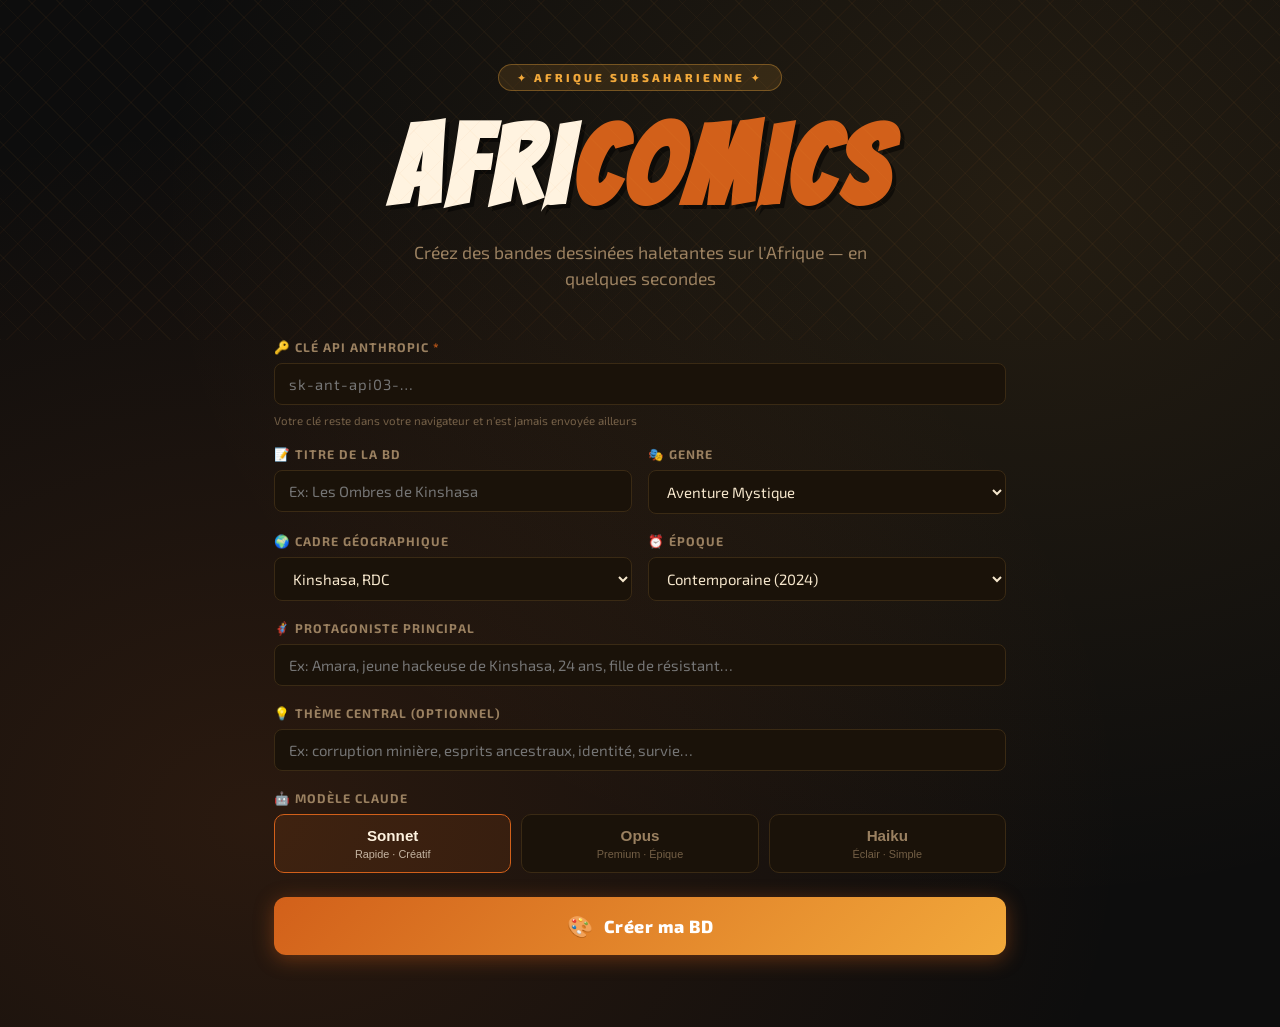
<file: bd.html>
<!DOCTYPE html>
<html lang="fr">
<head>
  <meta charset="UTF-8" />
  <meta name="viewport" content="width=device-width, initial-scale=1.0"/>
  <title>AfriComics – Créateur de BD Africaine</title>
  <link rel="preconnect" href="https://fonts.googleapis.com">
  <link rel="preconnect" href="https://fonts.gstatic.com" crossorigin>
  <link href="https://fonts.googleapis.com/css2?family=Bangers&family=Comic+Neue:ital,wght@0,400;0,700;1,400&family=Oswald:wght@700&family=Exo+2:wght@400;800&display=swap" rel="stylesheet">
  <link rel="stylesheet" href="bd_style.css" />
</head>
<body>

<div id="app">

  <!-- ============ SECTION ACCUEIL ============ -->
  <section id="intro-section" class="section active">

    <div class="hero">
      <div class="african-pattern"></div>
      <div class="hero-badge">✦ AFRIQUE SUBSAHARIENNE ✦</div>
      <h1 class="hero-title">AFRI<span class="hero-accent">COMICS</span></h1>
      <p class="hero-sub">Créez des bandes dessinées haletantes sur l'Afrique — en quelques secondes</p>
    </div>

    <div class="form-card">
      <div class="form-group api-group">
        <label for="api-key">🔑 Clé API Anthropic <span class="required">*</span></label>
        <input type="password" id="api-key" placeholder="sk-ant-api03-…" autocomplete="off" spellcheck="false" />
        <span class="hint">Votre clé reste dans votre navigateur et n'est jamais envoyée ailleurs</span>
      </div>

      <div class="form-row">
        <div class="form-group">
          <label for="story-title">📝 Titre de la BD</label>
          <input type="text" id="story-title" placeholder="Ex: Les Ombres de Kinshasa" />
        </div>
        <div class="form-group">
          <label for="story-genre">🎭 Genre</label>
          <select id="story-genre">
            <option value="thriller politique">Thriller Politique</option>
            <option value="aventure mystique" selected>Aventure Mystique</option>
            <option value="science-fiction africaine">Sci-Fi Africaine</option>
            <option value="drame historique">Drame Historique</option>
            <option value="horreur urbaine">Horreur Urbaine</option>
            <option value="romance et trahison">Romance & Trahison</option>
            <option value="guerre et résistance">Guerre & Résistance</option>
          </select>
        </div>
      </div>

      <div class="form-row">
        <div class="form-group">
          <label for="story-setting">🌍 Cadre géographique</label>
          <select id="story-setting">
            <option value="Lagos, Nigeria">Lagos, Nigeria</option>
            <option value="Kinshasa, République Démocratique du Congo" selected>Kinshasa, RDC</option>
            <option value="Nairobi, Kenya">Nairobi, Kenya</option>
            <option value="Dakar, Sénégal">Dakar, Sénégal</option>
            <option value="Addis-Abeba, Éthiopie">Addis-Abeba, Éthiopie</option>
            <option value="Bamako, Mali">Bamako, Mali</option>
            <option value="Accra, Ghana">Accra, Ghana</option>
            <option value="savane du Sahel">Savane Sahélienne</option>
            <option value="forêt tropicale du bassin du Congo">Forêt du Congo</option>
            <option value="côtes de l'Afrique de l'Ouest">Côtes Ouest-Africaines</option>
            <option value="désert de Namibie">Désert de Namibie</option>
          </select>
        </div>
        <div class="form-group">
          <label for="story-era">⏰ Époque</label>
          <select id="story-era">
            <option value="contemporaine (2024)">Contemporaine (2024)</option>
            <option value="années 1990 (génocide, guerres civiles)">Années 1990</option>
            <option value="années 1970 (post-indépendances)">Années 1970</option>
            <option value="XIXe siècle (résistance coloniale)">XIXe siècle</option>
            <option value="empire du Mali XIIIe siècle (Soundiata Keïta)">Empire du Mali</option>
            <option value="royaume de Kush (Antiquité nubienne)">Antiquité Nubienne</option>
          </select>
        </div>
      </div>

      <div class="form-group">
        <label for="story-hero">🦸 Protagoniste principal</label>
        <input type="text" id="story-hero" placeholder="Ex: Amara, jeune hackeuse de Kinshasa, 24 ans, fille de résistant…" />
      </div>

      <div class="form-group">
        <label for="story-theme">💡 Thème central (optionnel)</label>
        <input type="text" id="story-theme" placeholder="Ex: corruption minière, esprits ancestraux, identité, survie…" />
      </div>

      <div class="form-group">
        <label>🤖 Modèle Claude</label>
        <div class="model-picker">
          <button class="model-btn active" data-model="claude-sonnet-4-6">
            <span class="model-name">Sonnet</span>
            <span class="model-desc">Rapide · Créatif</span>
          </button>
          <button class="model-btn" data-model="claude-opus-4-6">
            <span class="model-name">Opus</span>
            <span class="model-desc">Premium · Épique</span>
          </button>
          <button class="model-btn" data-model="claude-haiku-4-5-20251001">
            <span class="model-name">Haiku</span>
            <span class="model-desc">Éclair · Simple</span>
          </button>
        </div>
      </div>

      <button class="btn-generate" id="generate-btn">
        <span class="btn-icon">🎨</span>
        <span>Créer ma BD</span>
      </button>
      <p class="form-error" id="form-error" hidden></p>
    </div>

  </section>

  <!-- ============ SECTION GÉNÉRATION ============ -->
  <section id="generating-section" class="section">
    <div class="gen-container">

      <div class="gen-mascot">
        <div class="gen-spinner-wrap">
          <div class="gen-spinner"></div>
          <span class="gen-icon" id="gen-icon">✍️</span>
        </div>
      </div>

      <h2 class="gen-title" id="gen-title">Création de votre BD…</h2>
      <p class="gen-subtitle" id="gen-subtitle">Claude tisse votre histoire africaine…</p>

      <div class="gen-progress-wrap">
        <div class="gen-bar-bg">
          <div class="gen-bar-fill" id="gen-fill"></div>
        </div>
        <div class="gen-steps">
          <div class="gen-step" id="step-story">
            <div class="step-dot"></div>
            <span>Histoire</span>
          </div>
          <div class="gen-step" id="step-panels">
            <div class="step-dot"></div>
            <span>Structure</span>
          </div>
          <div class="gen-step" id="step-images">
            <div class="step-dot"></div>
            <span>Illustrations</span>
          </div>
          <div class="gen-step" id="step-done">
            <div class="step-dot"></div>
            <span>Prêt!</span>
          </div>
        </div>
      </div>

      <div class="gen-log" id="gen-log"></div>

    </div>
  </section>

  <!-- ============ SECTION BD VIEWER ============ -->
  <section id="comic-section" class="section">

    <div class="comic-header">
      <button class="btn-back" id="back-btn">← Nouvelle BD</button>
      <div class="comic-title-block">
        <h1 class="comic-main-title" id="comic-title">Titre</h1>
        <p class="comic-accroche" id="comic-accroche">…</p>
      </div>
      <div class="comic-nav-wrap">
        <button class="btn-nav" id="prev-btn" disabled aria-label="Page précédente">◀</button>
        <span class="page-indicator" id="page-indicator">1 / 10</span>
        <button class="btn-nav" id="next-btn" aria-label="Page suivante">▶</button>
      </div>
    </div>

    <div class="comic-viewer" id="comic-viewer">
      <!-- Pages injectées par JS -->
    </div>

    <div class="comic-footer-bar">
      <div class="page-dots-wrap" id="page-dots"></div>
    </div>

  </section>

</div>

<script src="bd_script.js"></script>
</body>
</html>
</file>
<file: bd_style.css>
/* ================================================================
   AfriComics – bd_style.css
   Thème africain sombre + mise en page comic book authentique
   ================================================================ */

/* ── Reset & Variables ── */
*, *::before, *::after { box-sizing: border-box; margin: 0; padding: 0; }

:root {
  --bg:         #0d0d0d;
  --surface:    #1a1209;
  --surface2:   #241a0e;
  --border:     #3a2a14;
  --accent:     #D2601A;
  --accent2:    #F2A93B;
  --gold:       #F2A93B;
  --cream:      #FFF3E0;
  --text:       #F5E6CC;
  --text-muted: #9A8060;
  --red-sfx:    #FF2200;
  --panel-border: 3px solid #111;
  --radius: 12px;
  --shadow: 0 8px 32px rgba(0,0,0,0.7);
}

html, body { height: 100%; }
body {
  background: var(--bg);
  color: var(--text);
  font-family: 'Exo 2', system-ui, sans-serif;
  font-size: 15px;
  min-height: 100vh;
  overflow-x: hidden;
}

/* ── Sections ── */
.section { display: none; min-height: 100vh; }
.section.active { display: flex; flex-direction: column; }

/* ================================================================
   SECTION ACCUEIL
   ================================================================ */
#intro-section {
  background:
    radial-gradient(ellipse at 20% 80%, rgba(210,96,26,0.15) 0%, transparent 60%),
    radial-gradient(ellipse at 80% 20%, rgba(242,169,59,0.10) 0%, transparent 60%),
    var(--bg);
}

/* ── Hero ── */
.hero {
  position: relative;
  text-align: center;
  padding: 64px 24px 48px;
  overflow: hidden;
}

.african-pattern {
  position: absolute;
  inset: 0;
  background-image:
    repeating-linear-gradient(45deg, rgba(242,169,59,0.04) 0px, rgba(242,169,59,0.04) 1px, transparent 1px, transparent 20px),
    repeating-linear-gradient(-45deg, rgba(210,96,26,0.04) 0px, rgba(210,96,26,0.04) 1px, transparent 1px, transparent 20px);
  pointer-events: none;
}

.hero-badge {
  display: inline-block;
  background: rgba(242,169,59,0.12);
  border: 1px solid rgba(242,169,59,0.35);
  border-radius: 99px;
  padding: 5px 18px;
  font-size: 0.72rem;
  font-weight: 800;
  letter-spacing: 3px;
  color: var(--gold);
  text-transform: uppercase;
  margin-bottom: 20px;
}

.hero-title {
  font-family: 'Bangers', cursive;
  font-size: clamp(3.5rem, 12vw, 7rem);
  letter-spacing: 6px;
  color: var(--cream);
  line-height: 1;
  margin-bottom: 16px;
  text-shadow: 4px 4px 0 rgba(0,0,0,0.5);
}
.hero-accent { color: var(--accent); }

.hero-sub {
  font-size: clamp(0.9rem, 2vw, 1.1rem);
  color: var(--text-muted);
  font-weight: 400;
  max-width: 480px;
  margin: 0 auto;
  line-height: 1.5;
}

/* ── Form Card ── */
.form-card {
  flex: 1;
  max-width: 780px;
  margin: 0 auto 48px;
  width: 100%;
  padding: 0 24px 24px;
  display: flex;
  flex-direction: column;
  gap: 20px;
}

.form-row {
  display: grid;
  grid-template-columns: 1fr 1fr;
  gap: 16px;
}
@media (max-width: 560px) { .form-row { grid-template-columns: 1fr; } }

.form-group {
  display: flex;
  flex-direction: column;
  gap: 8px;
}

.form-group label {
  font-size: 0.78rem;
  font-weight: 700;
  text-transform: uppercase;
  letter-spacing: 1px;
  color: var(--text-muted);
}
.required { color: var(--accent); }

.api-group input {
  font-family: monospace;
  font-size: 0.9rem;
  letter-spacing: 1px;
}

.hint {
  font-size: 0.72rem;
  color: var(--text-muted);
  opacity: 0.7;
}

input[type="text"],
input[type="password"],
select {
  background: var(--surface);
  border: 1.5px solid var(--border);
  border-radius: 8px;
  color: var(--text);
  padding: 11px 14px;
  font-size: 0.93rem;
  font-family: inherit;
  width: 100%;
  outline: none;
  transition: border-color 0.2s, background 0.2s;
}
input[type="text"]:focus,
input[type="password"]:focus,
select:focus {
  border-color: var(--accent);
  background: var(--surface2);
}
select option { background: #1a1209; color: var(--text); }

/* ── Model Picker ── */
.model-picker {
  display: grid;
  grid-template-columns: repeat(3, 1fr);
  gap: 10px;
}

.model-btn {
  background: var(--surface);
  border: 1.5px solid var(--border);
  border-radius: 10px;
  color: var(--text-muted);
  cursor: pointer;
  padding: 12px 8px;
  display: flex;
  flex-direction: column;
  align-items: center;
  gap: 4px;
  transition: all 0.2s;
}
.model-btn:hover { border-color: var(--accent); color: var(--text); background: var(--surface2); }
.model-btn.active {
  border-color: var(--accent);
  background: rgba(210,96,26,0.12);
  color: var(--cream);
}
.model-name { font-size: 0.95rem; font-weight: 800; }
.model-desc { font-size: 0.68rem; opacity: 0.7; }

/* ── Generate Button ── */
.btn-generate {
  display: flex;
  align-items: center;
  justify-content: center;
  gap: 10px;
  background: linear-gradient(135deg, var(--accent), var(--accent2));
  color: #fff;
  border: none;
  border-radius: 12px;
  padding: 16px 36px;
  font-size: 1.1rem;
  font-weight: 800;
  font-family: inherit;
  cursor: pointer;
  transition: opacity 0.2s, transform 0.15s;
  box-shadow: 0 4px 20px rgba(210,96,26,0.4);
  letter-spacing: 0.5px;
  margin-top: 4px;
}
.btn-generate:hover { opacity: 0.9; transform: translateY(-2px); }
.btn-generate:active { transform: translateY(0); }
.btn-icon { font-size: 1.3rem; }

.form-error {
  color: #ff6060;
  font-size: 0.85rem;
  font-weight: 600;
  text-align: center;
  padding: 10px;
  background: rgba(255,60,60,0.1);
  border-radius: 8px;
  border: 1px solid rgba(255,60,60,0.2);
}

/* ================================================================
   SECTION GÉNÉRATION
   ================================================================ */
#generating-section {
  align-items: center;
  justify-content: center;
  min-height: 100vh;
  background:
    radial-gradient(ellipse at center, rgba(210,96,26,0.12) 0%, transparent 70%),
    var(--bg);
  padding: 32px 24px;
}

.gen-container {
  max-width: 560px;
  width: 100%;
  text-align: center;
  display: flex;
  flex-direction: column;
  align-items: center;
  gap: 28px;
}

.gen-mascot { position: relative; }
.gen-spinner-wrap {
  position: relative;
  width: 90px;
  height: 90px;
  display: flex;
  align-items: center;
  justify-content: center;
}

.gen-spinner {
  position: absolute;
  inset: 0;
  border-radius: 50%;
  border: 3px solid var(--border);
  border-top-color: var(--accent);
  border-right-color: var(--accent2);
  animation: spin 1.2s linear infinite;
}
@keyframes spin { to { transform: rotate(360deg); } }

.gen-icon { font-size: 2.5rem; position: relative; z-index: 1; }

.gen-title {
  font-family: 'Bangers', cursive;
  font-size: 2.2rem;
  letter-spacing: 3px;
  color: var(--cream);
}

.gen-subtitle {
  color: var(--text-muted);
  font-size: 0.95rem;
  min-height: 1.4em;
}

/* Progress */
.gen-progress-wrap { width: 100%; }
.gen-bar-bg {
  background: var(--surface2);
  border-radius: 99px;
  height: 8px;
  overflow: hidden;
  margin-bottom: 20px;
}
.gen-bar-fill {
  height: 100%;
  background: linear-gradient(90deg, var(--accent), var(--accent2));
  border-radius: 99px;
  width: 0%;
  transition: width 0.5s ease;
}

.gen-steps {
  display: flex;
  justify-content: space-between;
  gap: 8px;
}
.gen-step {
  display: flex;
  flex-direction: column;
  align-items: center;
  gap: 6px;
  flex: 1;
  font-size: 0.72rem;
  color: var(--text-muted);
  transition: color 0.3s;
}
.gen-step.active { color: var(--accent2); }
.gen-step.done { color: #4CAF50; }

.step-dot {
  width: 10px;
  height: 10px;
  border-radius: 50%;
  background: var(--border);
  transition: background 0.3s;
}
.gen-step.active .step-dot { background: var(--accent2); box-shadow: 0 0 8px var(--accent2); }
.gen-step.done .step-dot { background: #4CAF50; }

/* Log */
.gen-log {
  width: 100%;
  background: var(--surface);
  border: 1px solid var(--border);
  border-radius: 10px;
  padding: 12px 16px;
  max-height: 140px;
  overflow-y: auto;
  text-align: left;
}
.gen-log-item {
  font-size: 0.76rem;
  color: var(--text-muted);
  font-family: monospace;
  padding: 2px 0;
  border-bottom: 1px solid rgba(255,255,255,0.04);
}
.gen-log-item:last-child { color: var(--accent2); border-bottom: none; }

/* ================================================================
   SECTION COMIC VIEWER
   ================================================================ */
#comic-section {
  background: #111;
  flex-direction: column;
  min-height: 100vh;
}

/* ── Header ── */
.comic-header {
  display: flex;
  align-items: center;
  justify-content: space-between;
  padding: 12px 20px;
  background: #0a0a0a;
  border-bottom: 2px solid var(--accent);
  gap: 12px;
  flex-wrap: wrap;
  position: sticky;
  top: 0;
  z-index: 50;
}

.btn-back {
  background: none;
  border: 1.5px solid var(--border);
  border-radius: 8px;
  color: var(--text-muted);
  cursor: pointer;
  padding: 7px 14px;
  font-size: 0.82rem;
  font-family: inherit;
  transition: all 0.2s;
  white-space: nowrap;
}
.btn-back:hover { border-color: var(--accent); color: var(--accent); }

.comic-title-block { text-align: center; flex: 1; min-width: 180px; }
.comic-main-title {
  font-family: 'Bangers', cursive;
  font-size: clamp(1.2rem, 4vw, 2rem);
  letter-spacing: 3px;
  color: var(--cream);
  line-height: 1.1;
}
.comic-accroche {
  font-size: 0.75rem;
  color: var(--accent2);
  font-style: italic;
  margin-top: 2px;
}

.comic-nav-wrap {
  display: flex;
  align-items: center;
  gap: 10px;
  white-space: nowrap;
}

.btn-nav {
  background: var(--surface);
  border: 1.5px solid var(--border);
  border-radius: 8px;
  color: var(--text);
  cursor: pointer;
  width: 38px;
  height: 38px;
  font-size: 1rem;
  transition: all 0.2s;
  display: flex;
  align-items: center;
  justify-content: center;
}
.btn-nav:hover:not(:disabled) { border-color: var(--accent); background: rgba(210,96,26,0.15); }
.btn-nav:disabled { opacity: 0.3; cursor: not-allowed; }

.page-indicator {
  font-size: 0.85rem;
  font-weight: 700;
  color: var(--gold);
  min-width: 52px;
  text-align: center;
}

/* ── Comic Viewer ── */
.comic-viewer {
  flex: 1;
  display: flex;
  align-items: flex-start;
  justify-content: center;
  padding: 24px 16px;
  overflow: hidden;
}

/* ── Comic Page ── */
.comic-page {
  display: none;
  width: 100%;
  max-width: 900px;
  background: #fff;
  border-radius: 4px;
  overflow: hidden;
  box-shadow: 0 0 0 4px #000, 0 16px 64px rgba(0,0,0,0.8);
  flex-direction: column;
  animation: pageIn 0.3s ease;
}
.comic-page.active { display: flex; }
@keyframes pageIn {
  from { opacity: 0; transform: translateY(10px) scale(0.98); }
  to   { opacity: 1; transform: translateY(0) scale(1); }
}

/* Page header strip */
.page-header-strip {
  background: #111;
  padding: 5px 16px;
  display: flex;
  justify-content: space-between;
  align-items: center;
}
.page-num-label {
  font-family: 'Bangers', cursive;
  font-size: 0.9rem;
  letter-spacing: 2px;
  color: var(--gold);
}
.page-logo {
  font-family: 'Bangers', cursive;
  font-size: 0.85rem;
  letter-spacing: 2px;
  color: var(--accent);
  opacity: 0.7;
}

/* ── Panel Grids ── */
.panels-grid {
  display: grid;
  gap: 3px;
  background: #000;
  padding: 3px;
  flex: 1;
  min-height: 500px;
  max-height: 65vh;
}

/* Layout 4B: wide-top + 2-mid + wide-bottom (pages 1,7,10) */
.layout-4b {
  grid-template-areas:
    "p1 p1"
    "p2 p3"
    "p4 p4";
  grid-template-columns: 1fr 1fr;
  grid-template-rows: 1.9fr 1.3fr 1fr;
}
.layout-4b .panel:nth-child(1) { grid-area: p1; }
.layout-4b .panel:nth-child(2) { grid-area: p2; }
.layout-4b .panel:nth-child(3) { grid-area: p3; }
.layout-4b .panel:nth-child(4) { grid-area: p4; }

/* Layout 5B: tall-left + 2-right-top + 2-right-bottom (pages 2,8) */
.layout-5b {
  grid-template-areas:
    "p1 p2"
    "p1 p3"
    "p4 p5";
  grid-template-columns: 1.4fr 1fr;
  grid-template-rows: 1fr 1fr 1.2fr;
}
.layout-5b .panel:nth-child(1) { grid-area: p1; }
.layout-5b .panel:nth-child(2) { grid-area: p2; }
.layout-5b .panel:nth-child(3) { grid-area: p3; }
.layout-5b .panel:nth-child(4) { grid-area: p4; }
.layout-5b .panel:nth-child(5) { grid-area: p5; }

/* Layout 6A: 3×2 grid (pages 3,9) */
.layout-6a {
  grid-template-columns: 1fr 1fr 1fr;
  grid-template-rows: 1fr 1fr;
}

/* Layout 4A: 2×2 grid (page 4) */
.layout-4a {
  grid-template-columns: 1fr 1fr;
  grid-template-rows: 1fr 1fr;
}

/* Layout 5A: 2×2 + wide-bottom (page 5) */
.layout-5a {
  grid-template-areas:
    "p1 p2"
    "p3 p4"
    "p5 p5";
  grid-template-columns: 1fr 1fr;
  grid-template-rows: 1fr 1fr 1fr;
}
.layout-5a .panel:nth-child(1) { grid-area: p1; }
.layout-5a .panel:nth-child(2) { grid-area: p2; }
.layout-5a .panel:nth-child(3) { grid-area: p3; }
.layout-5a .panel:nth-child(4) { grid-area: p4; }
.layout-5a .panel:nth-child(5) { grid-area: p5; }

/* Layout 6B: wide-top-left + mid + 3-bottom (page 6) */
.layout-6b {
  grid-template-areas:
    "p1 p1 p2"
    "p3 p4 p5"
    "p6 p6 p6";
  grid-template-columns: 1fr 1fr 1fr;
  grid-template-rows: 1.6fr 1fr 1fr;
}
.layout-6b .panel:nth-child(1) { grid-area: p1; }
.layout-6b .panel:nth-child(2) { grid-area: p2; }
.layout-6b .panel:nth-child(3) { grid-area: p3; }
.layout-6b .panel:nth-child(4) { grid-area: p4; }
.layout-6b .panel:nth-child(5) { grid-area: p5; }
.layout-6b .panel:nth-child(6) { grid-area: p6; }

/* ── Individual Panel ── */
.panel {
  position: relative;
  overflow: hidden;
  background: var(--panel-bg, #1a1a2a);
  min-height: 80px;
}

.panel-image-wrap {
  position: absolute;
  inset: 0;
}

.panel-img {
  width: 100%;
  height: 100%;
  object-fit: cover;
  display: block;
  opacity: 0;
  transition: opacity 0.6s ease;
}

/* Placeholder shimmer */
.panel-placeholder {
  position: absolute;
  inset: 0;
  background: linear-gradient(
    135deg,
    var(--panel-bg, #1a1a2a) 0%,
    rgba(255,255,255,0.05) 50%,
    var(--panel-bg, #1a1a2a) 100%
  );
  background-size: 200% 200%;
  animation: shimmer 2s ease-in-out infinite;
  display: flex;
  align-items: center;
  justify-content: center;
}
@keyframes shimmer {
  0%   { background-position: 0% 0%; }
  50%  { background-position: 100% 100%; }
  100% { background-position: 0% 0%; }
}
.panel-placeholder::after {
  content: '🎨';
  font-size: 1.5rem;
  opacity: 0.3;
}
.panel-placeholder.hidden { display: none; }

/* ── Panel Overlay (text elements) ── */
.panel-overlay {
  position: absolute;
  inset: 0;
  pointer-events: none;
  display: flex;
  flex-direction: column;
  justify-content: space-between;
  padding: 6px;
}

/* Narration box */
.caption-box {
  align-self: flex-start;
  background: rgba(255, 245, 180, 0.95);
  border: 2px solid #8B6914;
  border-radius: 3px;
  padding: 4px 8px;
  font-family: 'Comic Neue', cursive;
  font-style: italic;
  font-weight: 700;
  font-size: clamp(0.58rem, 1.2vw, 0.72rem);
  color: #3D2000;
  max-width: 90%;
  line-height: 1.3;
  box-shadow: 2px 2px 0 rgba(0,0,0,0.3);
}

/* Dialogues container */
.panel-dialogues {
  display: flex;
  flex-direction: column;
  gap: 4px;
  align-items: center;
  flex: 1;
  justify-content: flex-end;
  padding-bottom: 4px;
}

/* Speech bubble */
.speech-bubble {
  background: rgba(255, 255, 255, 0.97);
  border: 2px solid #111;
  border-radius: 12px;
  padding: 4px 10px;
  font-family: 'Comic Neue', cursive;
  font-weight: 700;
  font-size: clamp(0.58rem, 1.2vw, 0.72rem);
  color: #000;
  max-width: 88%;
  text-align: center;
  line-height: 1.3;
  position: relative;
  box-shadow: 1px 1px 0 rgba(0,0,0,0.4);
}
.speech-bubble::after {
  content: '';
  position: absolute;
  bottom: -9px;
  left: 50%;
  transform: translateX(-50%);
  border: 5px solid transparent;
  border-top-color: #111;
}
.speech-bubble::before {
  content: '';
  position: absolute;
  bottom: -6px;
  left: 50%;
  transform: translateX(-50%);
  border: 4px solid transparent;
  border-top-color: rgba(255,255,255,0.97);
  z-index: 1;
}

/* Sound FX */
.sound-fx {
  align-self: center;
  font-family: 'Bangers', cursive;
  font-size: clamp(1.2rem, 3.5vw, 2rem);
  color: var(--red-sfx);
  text-shadow:
    2px  2px 0 #000,
    -2px  2px 0 #000,
    2px -2px 0 #000,
    -2px -2px 0 #000;
  transform: rotate(-5deg) scale(1);
  display: inline-block;
  pointer-events: none;
  line-height: 1;
  letter-spacing: 1px;
}

/* ── Page Suspense Footer ── */
.page-suspense {
  background: #111;
  padding: 8px 16px;
  display: flex;
  align-items: center;
  gap: 8px;
  border-top: 2px solid #222;
}
.suspense-icon { font-size: 0.9rem; }
.suspense-text {
  font-family: 'Comic Neue', cursive;
  font-style: italic;
  font-weight: 700;
  font-size: 0.82rem;
  color: var(--gold);
  flex: 1;
}
.page-continuation {
  font-family: 'Bangers', cursive;
  font-size: 0.85rem;
  letter-spacing: 2px;
  color: var(--accent);
  white-space: nowrap;
}

/* ── Comic Footer (page dots) ── */
.comic-footer-bar {
  padding: 12px 20px;
  background: #0a0a0a;
  border-top: 1px solid #1a1a1a;
  display: flex;
  justify-content: center;
}

.page-dots-wrap {
  display: flex;
  gap: 8px;
  align-items: center;
  flex-wrap: wrap;
  justify-content: center;
}

.page-dot {
  width: 10px;
  height: 10px;
  border-radius: 50%;
  background: var(--border);
  border: none;
  cursor: pointer;
  transition: all 0.2s;
  padding: 0;
}
.page-dot:hover { background: var(--accent2); transform: scale(1.2); }
.page-dot.active {
  background: var(--accent);
  transform: scale(1.3);
  box-shadow: 0 0 6px var(--accent);
}

/* ================================================================
   RESPONSIVE
   ================================================================ */
@media (max-width: 600px) {
  .comic-header { padding: 10px 12px; }
  .comic-viewer { padding: 12px 8px; }
  .panels-grid { max-height: 55vh; min-height: 340px; }
  .caption-box, .speech-bubble { font-size: 0.58rem; }
  .sound-fx { font-size: 1.1rem; }

  /* Simplify 3-col layouts on small screens */
  .layout-6a,
  .layout-6b {
    grid-template-columns: 1fr 1fr;
    grid-template-rows: repeat(3, 1fr);
    grid-template-areas: none !important;
  }
  .layout-6b .panel { grid-area: unset !important; }
}

@media (max-width: 400px) {
  .layout-5b {
    grid-template-columns: 1fr 1fr;
    grid-template-rows: repeat(3, 1fr);
    grid-template-areas: none !important;
  }
  .layout-5b .panel { grid-area: unset !important; }
  .layout-4b {
    grid-template-areas: none !important;
    grid-template-columns: 1fr 1fr;
    grid-template-rows: 1fr 1fr;
  }
  .layout-4b .panel { grid-area: unset !important; }
}

/* ── Scrollbar ── */
::-webkit-scrollbar { width: 5px; height: 5px; }
::-webkit-scrollbar-track { background: var(--bg); }
::-webkit-scrollbar-thumb { background: var(--border); border-radius: 3px; }

/* ── Selection ── */
::selection { background: rgba(210,96,26,0.35); }
</file>
